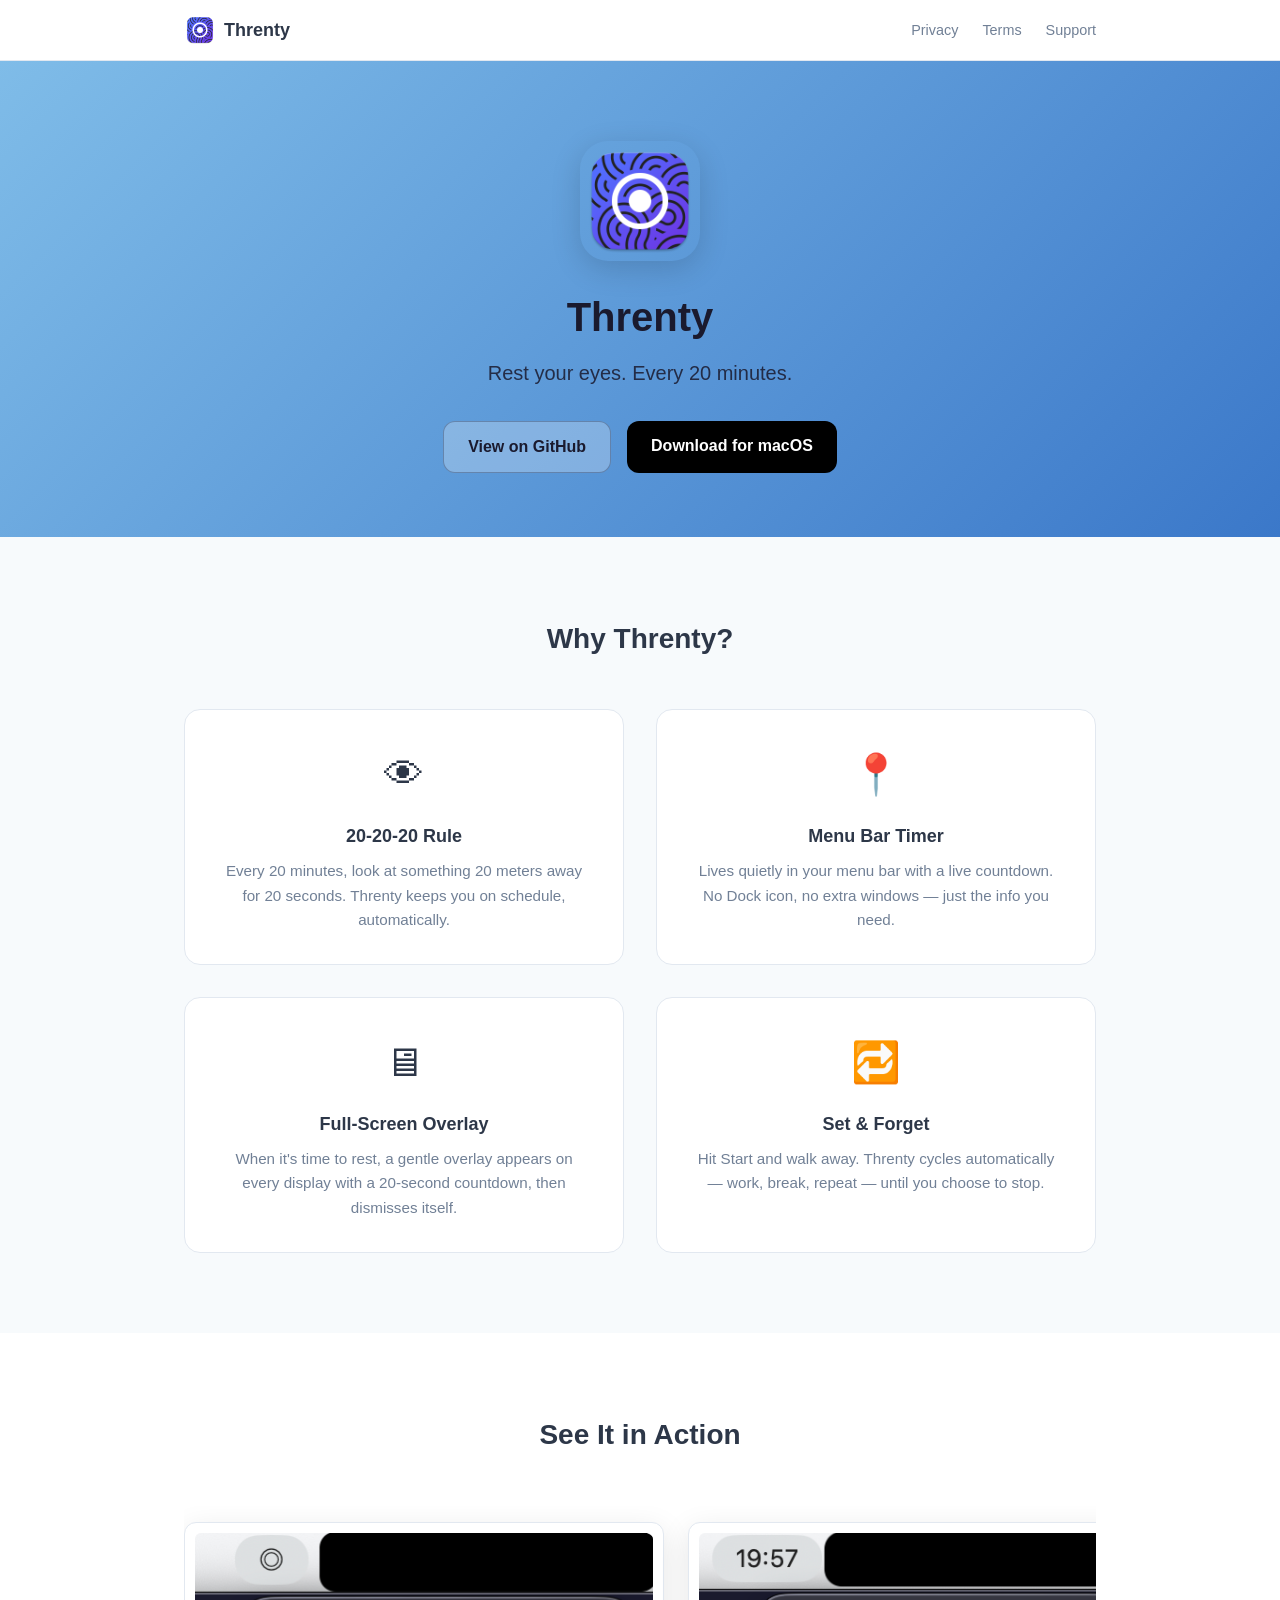
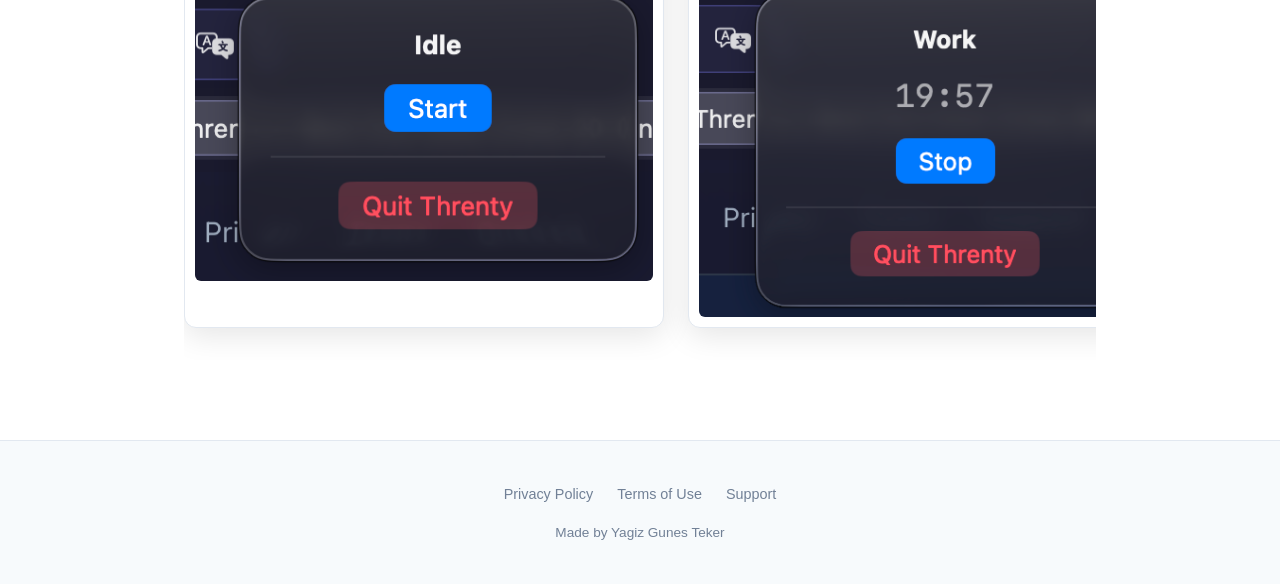
<file: index.html>
<!DOCTYPE html>
<html lang="en">

<head>
  <meta charset="UTF-8">
  <meta name="viewport" content="width=device-width, initial-scale=1.0">
  <title>Threnty — Rest Your Eyes. Every 20 Minutes.</title>
  <meta name="description"
    content="Threnty is a macOS menu bar app that reminds you to follow the 20-20-20 rule: every 20 minutes, look at something 20 meters away for 20 seconds.">
  <meta name="keywords" content="20-20-20 rule, eye care, macOS menu bar app, eye strain, screen break reminder">
  <link rel="canonical" href="https://threnty.app/">

  <!-- Open Graph -->
  <meta property="og:title" content="Threnty — Rest Your Eyes. Every 20 Minutes.">
  <meta property="og:description"
    content="A macOS menu bar app that reminds you to follow the 20-20-20 rule and protect your eyes from screen strain.">
  <meta property="og:image" content="https://threnty.app/assets/icon.png">
  <meta property="og:url" content="https://threnty.app/">
  <meta property="og:type" content="website">

  <!-- Twitter Card -->
  <meta name="twitter:card" content="summary_large_image">
  <meta name="twitter:title" content="Threnty — Rest Your Eyes. Every 20 Minutes.">
  <meta name="twitter:description"
    content="A macOS menu bar app that reminds you to follow the 20-20-20 rule and protect your eyes from screen strain.">
  <meta name="twitter:image" content="https://threnty.app/assets/icon.png">

  <!-- TODO: Add icon to assets/icon.png (export from ../Threnty/threnty/Assets.xcassets/AppIcon.appiconset/) -->
  <link rel="icon" type="image/png" href="assets/icon.png">
  <link rel="stylesheet" href="styles.css">

  <!-- Structured Data -->
  <script type="application/ld+json">
  {
    "@context": "https://schema.org",
    "@type": "SoftwareApplication",
    "name": "Threnty",
    "operatingSystem": "macOS",
    "applicationCategory": "HealthApplication",
    "description": "A macOS menu bar app that reminds you to follow the 20-20-20 eye care rule.",
    "offers": {
      "@type": "Offer",
      "price": "0",
      "priceCurrency": "USD"
    },
    "author": {
      "@type": "Person",
      "name": "Yagiz Gunes Teker"
    }
  }
  </script>
</head>

<body>

  <!-- Navigation -->
  <nav class="nav" aria-label="Main navigation">
    <div class="container">
      <a href="index.html" class="nav-brand">
        <img src="assets/icon.png" alt="Threnty app icon" width="32" height="32">
        Threnty
      </a>
      <ul class="nav-links">
        <li><a href="privacy.html">Privacy</a></li>
        <li><a href="terms.html">Terms</a></li>
        <li><a href="support.html">Support</a></li>
      </ul>
    </div>
  </nav>

  <main>
    <!-- Hero -->
    <section class="hero">
      <div class="container">
        <img src="assets/icon.png" alt="Threnty app icon" class="hero-icon" width="120" height="120">
        <h1>Threnty</h1>
        <p class="tagline">Rest your eyes. Every 20 minutes.</p>
        <div class="hero-actions">
          <a href="https://github.com/ygteker/Threnty" target="_blank" rel="noopener" class="btn-secondary">
            View on GitHub
          </a>
          <a href="#" class="btn-primary" aria-label="Download Threnty (coming soon)">
            Download for macOS
          </a>
        </div>
      </div>
    </section>

    <!-- Features -->
    <section class="features" id="features">
      <div class="container">
        <h2 class="section-title">Why Threnty?</h2>
        <div class="features-grid">
          <div class="feature-card">
            <div class="feature-icon" aria-hidden="true">👁</div>
            <h3>20-20-20 Rule</h3>
            <p>Every 20 minutes, look at something 20 meters away for 20 seconds. Threnty keeps you on schedule,
              automatically.</p>
          </div>
          <div class="feature-card">
            <div class="feature-icon" aria-hidden="true">📍</div>
            <h3>Menu Bar Timer</h3>
            <p>Lives quietly in your menu bar with a live countdown. No Dock icon, no extra windows — just the info you
              need.</p>
          </div>
          <div class="feature-card">
            <div class="feature-icon" aria-hidden="true">🖥</div>
            <h3>Full-Screen Overlay</h3>
            <p>When it's time to rest, a gentle overlay appears on every display with a 20-second countdown, then
              dismisses itself.</p>
          </div>
          <div class="feature-card">
            <div class="feature-icon" aria-hidden="true">🔁</div>
            <h3>Set &amp; Forget</h3>
            <p>Hit Start and walk away. Threnty cycles automatically — work, break, repeat — until you choose to stop.
            </p>
          </div>
        </div>
      </div>
    </section>

    <section class="screenshots" id="screenshots">
      <div class="container">
        <h2 class="section-title">See It in Action</h2>
        <div class="screenshots-scroll">
          <div class="mac-screenshot">
            <img src="assets/screenshot_1.png"
              alt="Threnty menu bar popover showing the countdown timer and Start button" width="460" height="300">
          </div>
          <div class="mac-screenshot">
            <img src="assets/screenshot_2.png" alt="Threnty full-screen break overlay with 20-second countdown"
              width="460" height="300">
          </div>
          <div class="mac-screenshot">
            <img src="assets/screenshot_3.png" alt="Threnty break overlay on multiple displays" width="460"
              height="300">
          </div>
        </div>
      </div>
    </section>
  </main>

  <!-- Footer -->
  <footer class="footer">
    <div class="container">
      <ul class="footer-links">
        <li><a href="privacy.html">Privacy Policy</a></li>
        <li><a href="terms.html">Terms of Use</a></li>
        <li><a href="support.html">Support</a></li>
      </ul>
      <p class="footer-credit">Made by Yagiz Gunes Teker</p>
    </div>
  </footer>

</body>

</html>
</file>
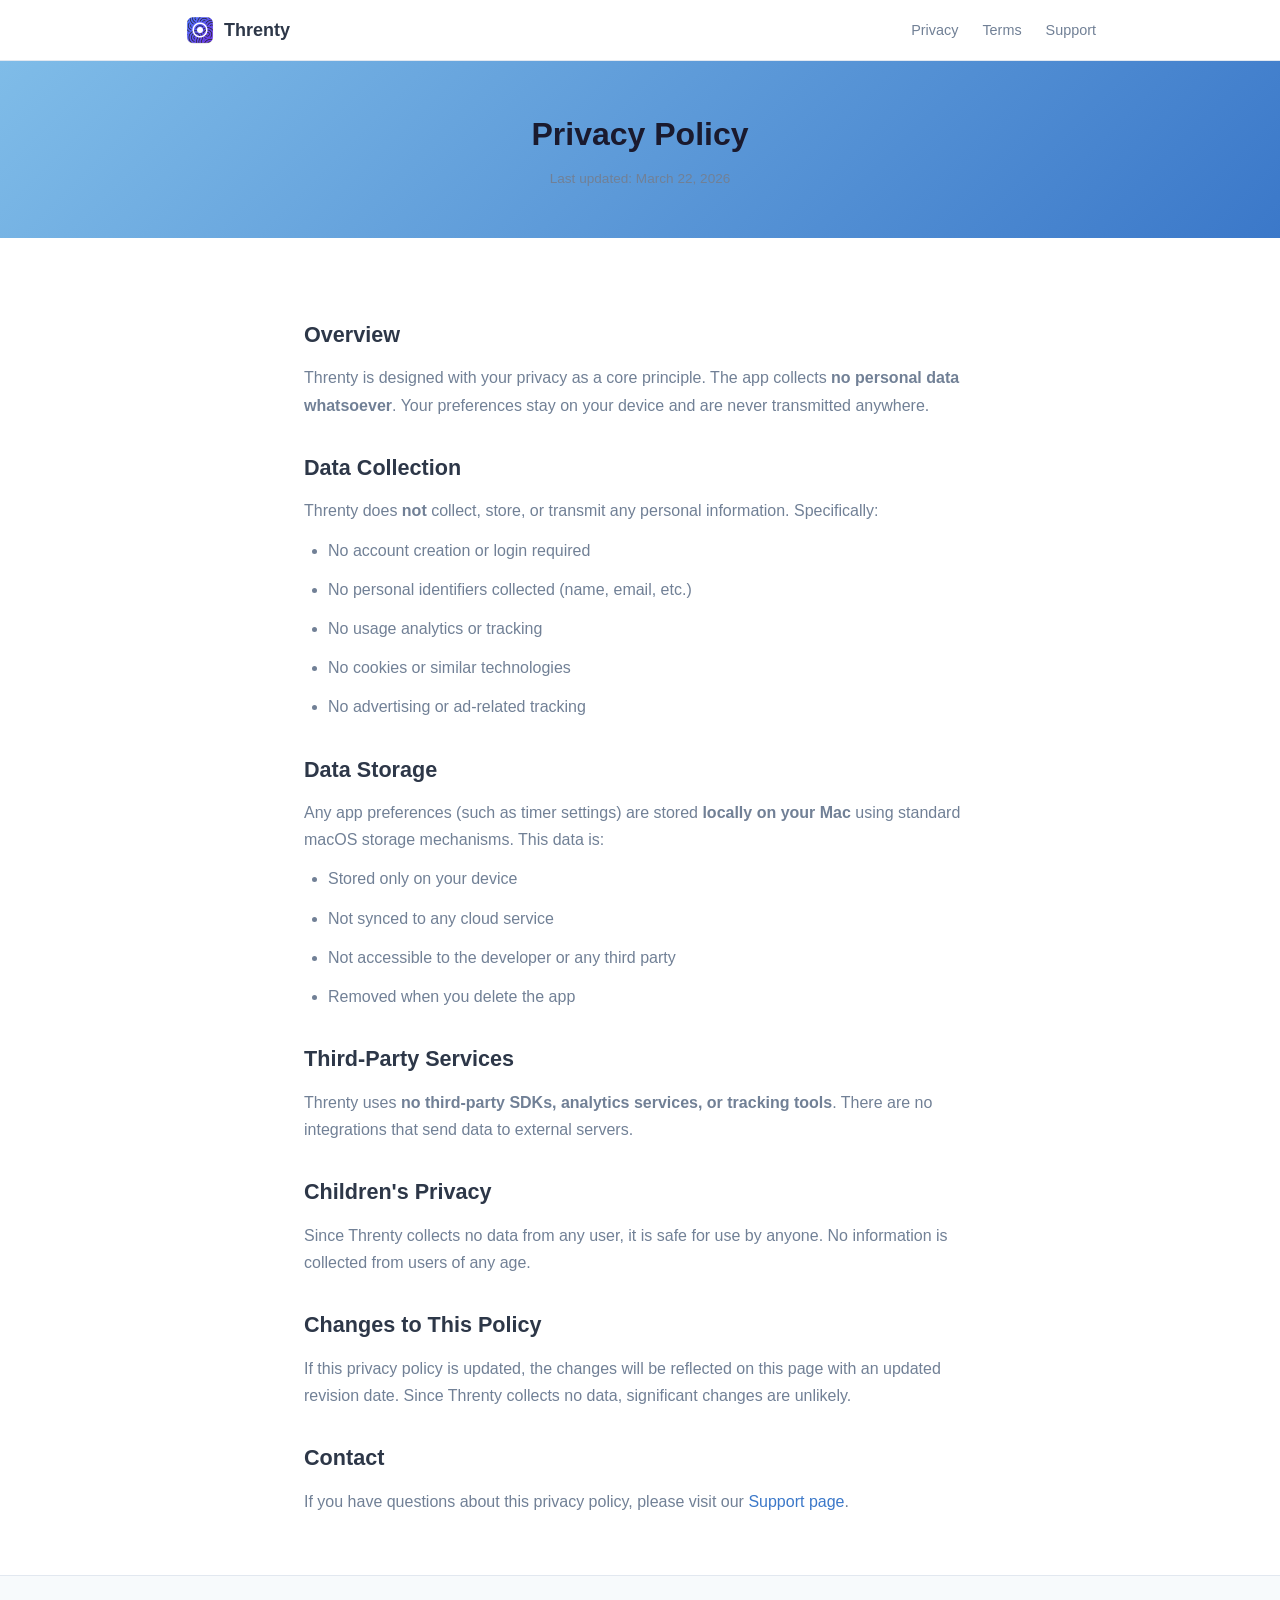
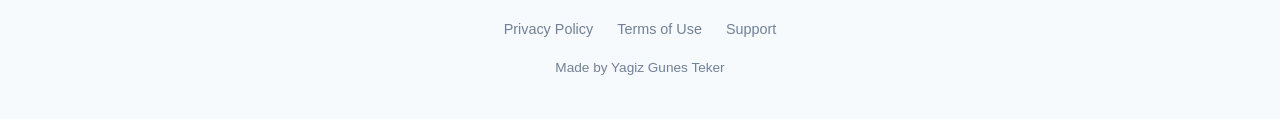
<file: privacy.html>
<!DOCTYPE html>
<html lang="en">
<head>
  <meta charset="UTF-8">
  <meta name="viewport" content="width=device-width, initial-scale=1.0">
  <title>Privacy Policy — Threnty</title>
  <meta name="description" content="Threnty Privacy Policy. Threnty collects no personal data. All data is stored locally on your device.">
  <link rel="canonical" href="https://threnty.app/privacy.html">
  <link rel="icon" type="image/png" href="assets/icon.png">
  <link rel="stylesheet" href="styles.css">
</head>
<body>

  <!-- Navigation -->
  <nav class="nav" aria-label="Main navigation">
    <div class="container">
      <a href="index.html" class="nav-brand">
        <img src="assets/icon.png" alt="Threnty app icon" width="32" height="32">
        Threnty
      </a>
      <ul class="nav-links">
        <li><a href="privacy.html">Privacy</a></li>
        <li><a href="terms.html">Terms</a></li>
        <li><a href="support.html">Support</a></li>
      </ul>
    </div>
  </nav>

  <!-- Header -->
  <header class="page-header">
    <div class="container">
      <h1>Privacy Policy</h1>
      <p class="last-updated">Last updated: March 22, 2026</p>
    </div>
  </header>

  <main class="page-content">
    <div class="container">

      <h2>Overview</h2>
      <p>Threnty is designed with your privacy as a core principle. The app collects <strong>no personal data whatsoever</strong>. Your preferences stay on your device and are never transmitted anywhere.</p>

      <h2>Data Collection</h2>
      <p>Threnty does <strong>not</strong> collect, store, or transmit any personal information. Specifically:</p>
      <ul>
        <li>No account creation or login required</li>
        <li>No personal identifiers collected (name, email, etc.)</li>
        <li>No usage analytics or tracking</li>
        <li>No cookies or similar technologies</li>
        <li>No advertising or ad-related tracking</li>
      </ul>

      <h2>Data Storage</h2>
      <p>Any app preferences (such as timer settings) are stored <strong>locally on your Mac</strong> using standard macOS storage mechanisms. This data is:</p>
      <ul>
        <li>Stored only on your device</li>
        <li>Not synced to any cloud service</li>
        <li>Not accessible to the developer or any third party</li>
        <li>Removed when you delete the app</li>
      </ul>

      <h2>Third-Party Services</h2>
      <p>Threnty uses <strong>no third-party SDKs, analytics services, or tracking tools</strong>. There are no integrations that send data to external servers.</p>

      <h2>Children's Privacy</h2>
      <p>Since Threnty collects no data from any user, it is safe for use by anyone. No information is collected from users of any age.</p>

      <h2>Changes to This Policy</h2>
      <p>If this privacy policy is updated, the changes will be reflected on this page with an updated revision date. Since Threnty collects no data, significant changes are unlikely.</p>

      <h2>Contact</h2>
      <p>If you have questions about this privacy policy, please visit our <a href="support.html">Support page</a>.</p>

    </div>
  </main>

  <!-- Footer -->
  <footer class="footer">
    <div class="container">
      <ul class="footer-links">
        <li><a href="privacy.html">Privacy Policy</a></li>
        <li><a href="terms.html">Terms of Use</a></li>
        <li><a href="support.html">Support</a></li>
      </ul>
      <p class="footer-credit">Made by Yagiz Gunes Teker</p>
    </div>
  </footer>

</body>
</html>
</file>
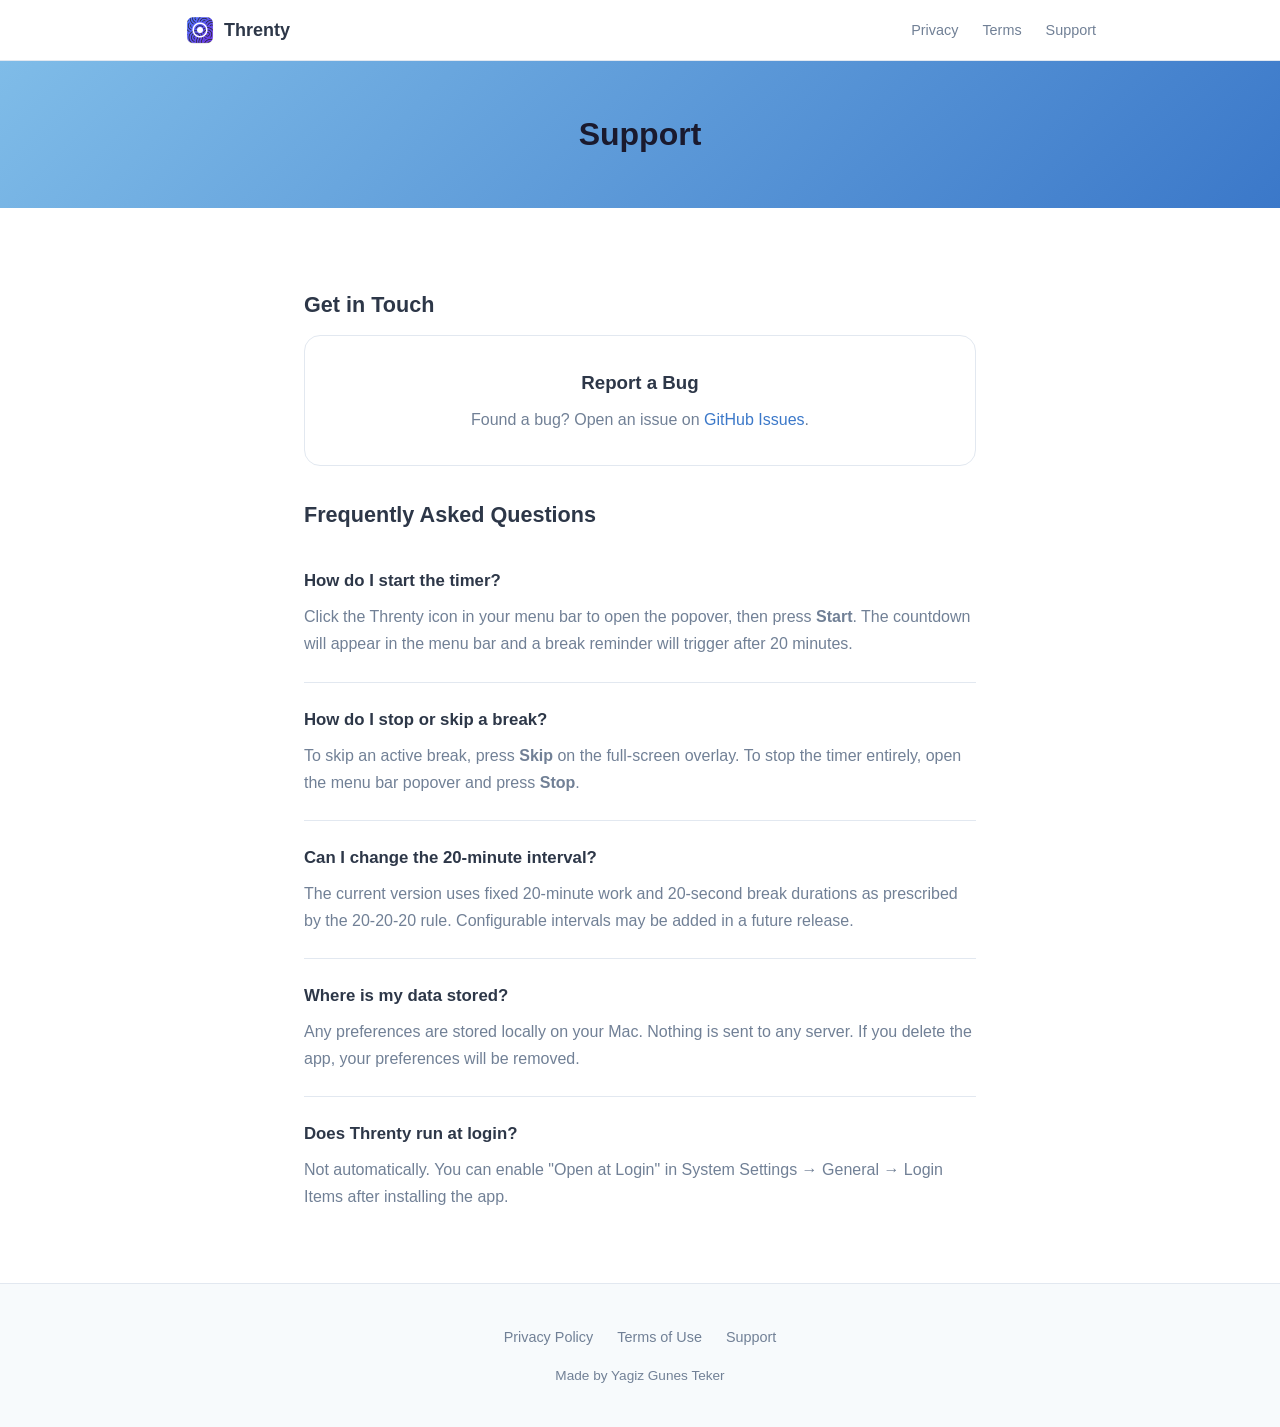
<file: support.html>
<!DOCTYPE html>
<html lang="en">
<head>
  <meta charset="UTF-8">
  <meta name="viewport" content="width=device-width, initial-scale=1.0">
  <title>Support — Threnty</title>
  <meta name="description" content="Get help with Threnty. Contact support, report bugs, and find answers to frequently asked questions.">
  <link rel="canonical" href="https://threnty.app/support.html">
  <link rel="icon" type="image/png" href="assets/icon.png">
  <link rel="stylesheet" href="styles.css">
</head>
<body>

  <!-- Navigation -->
  <nav class="nav" aria-label="Main navigation">
    <div class="container">
      <a href="index.html" class="nav-brand">
        <img src="assets/icon.png" alt="Threnty app icon" width="32" height="32">
        Threnty
      </a>
      <ul class="nav-links">
        <li><a href="privacy.html">Privacy</a></li>
        <li><a href="terms.html">Terms</a></li>
        <li><a href="support.html">Support</a></li>
      </ul>
    </div>
  </nav>

  <!-- Header -->
  <header class="page-header">
    <div class="container">
      <h1>Support</h1>
    </div>
  </header>

  <main class="page-content">
    <div class="container">

      <h2>Get in Touch</h2>

      <div class="contact-card">
        <h3>Report a Bug</h3>
        <p>Found a bug? Open an issue on <a href="https://github.com/ygteker/Threnty/issues" target="_blank" rel="noopener">GitHub Issues</a>.</p>
      </div>

      <h2>Frequently Asked Questions</h2>

      <div class="faq-item">
        <h3>How do I start the timer?</h3>
        <p>Click the Threnty icon in your menu bar to open the popover, then press <strong>Start</strong>. The countdown will appear in the menu bar and a break reminder will trigger after 20 minutes.</p>
      </div>

      <div class="faq-item">
        <h3>How do I stop or skip a break?</h3>
        <p>To skip an active break, press <strong>Skip</strong> on the full-screen overlay. To stop the timer entirely, open the menu bar popover and press <strong>Stop</strong>.</p>
      </div>

      <div class="faq-item">
        <h3>Can I change the 20-minute interval?</h3>
        <p>The current version uses fixed 20-minute work and 20-second break durations as prescribed by the 20-20-20 rule. Configurable intervals may be added in a future release.</p>
      </div>

      <div class="faq-item">
        <h3>Where is my data stored?</h3>
        <p>Any preferences are stored locally on your Mac. Nothing is sent to any server. If you delete the app, your preferences will be removed.</p>
      </div>

      <div class="faq-item">
        <h3>Does Threnty run at login?</h3>
        <p>Not automatically. You can enable "Open at Login" in System Settings → General → Login Items after installing the app.</p>
      </div>

    </div>
  </main>

  <!-- Footer -->
  <footer class="footer">
    <div class="container">
      <ul class="footer-links">
        <li><a href="privacy.html">Privacy Policy</a></li>
        <li><a href="terms.html">Terms of Use</a></li>
        <li><a href="support.html">Support</a></li>
      </ul>
      <p class="footer-credit">Made by Yagiz Gunes Teker</p>
    </div>
  </footer>

</body>
</html>
</file>
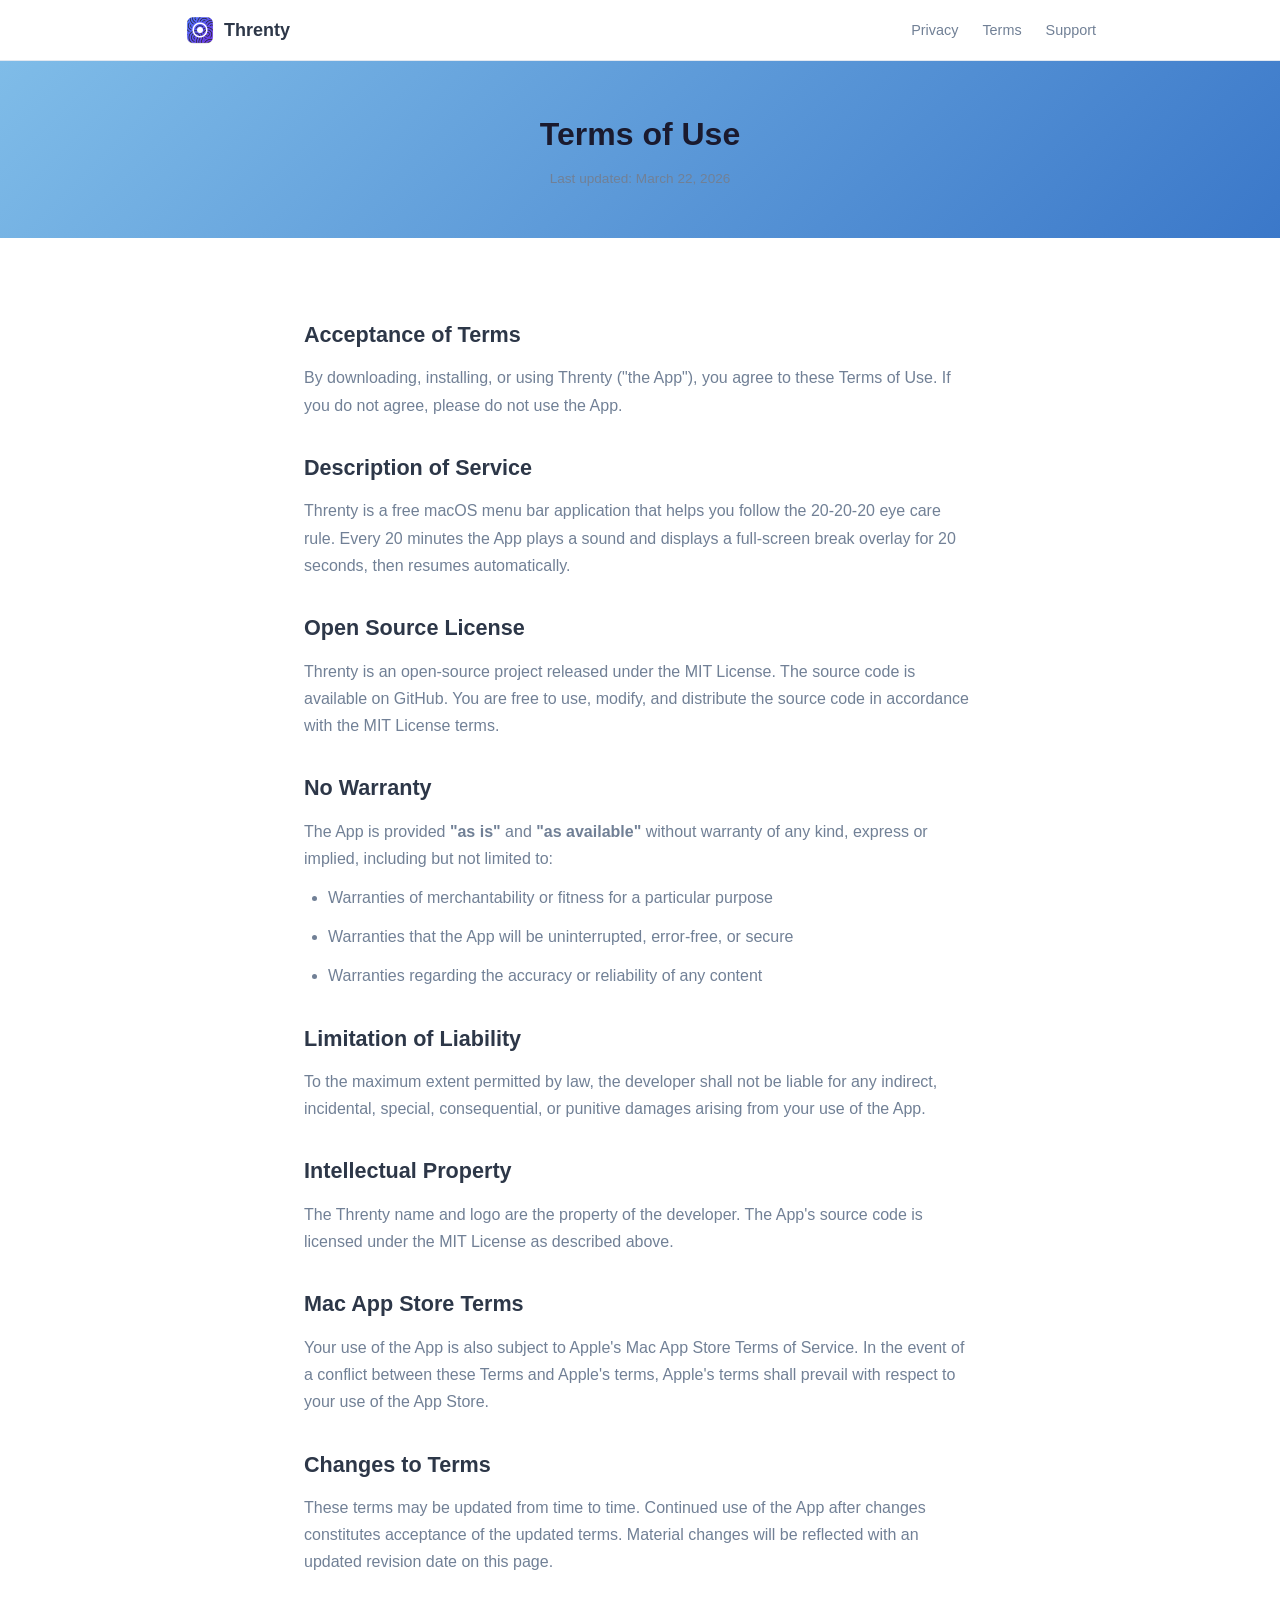
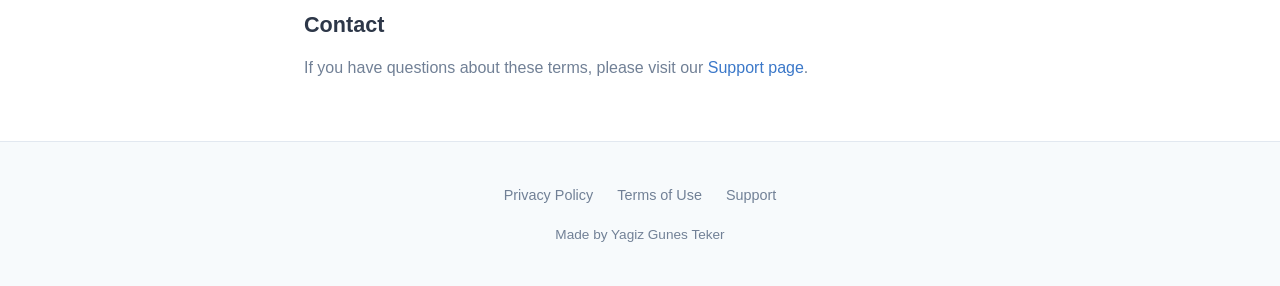
<file: terms.html>
<!DOCTYPE html>
<html lang="en">
<head>
  <meta charset="UTF-8">
  <meta name="viewport" content="width=device-width, initial-scale=1.0">
  <title>Terms of Use — Threnty</title>
  <meta name="description" content="Threnty Terms of Use. Threnty is a free, open-source macOS app provided as-is.">
  <link rel="canonical" href="https://threnty.app/terms.html">
  <link rel="icon" type="image/png" href="assets/icon.png">
  <link rel="stylesheet" href="styles.css">
</head>
<body>

  <!-- Navigation -->
  <nav class="nav" aria-label="Main navigation">
    <div class="container">
      <a href="index.html" class="nav-brand">
        <img src="assets/icon.png" alt="Threnty app icon" width="32" height="32">
        Threnty
      </a>
      <ul class="nav-links">
        <li><a href="privacy.html">Privacy</a></li>
        <li><a href="terms.html">Terms</a></li>
        <li><a href="support.html">Support</a></li>
      </ul>
    </div>
  </nav>

  <!-- Header -->
  <header class="page-header">
    <div class="container">
      <h1>Terms of Use</h1>
      <p class="last-updated">Last updated: March 22, 2026</p>
    </div>
  </header>

  <main class="page-content">
    <div class="container">

      <h2>Acceptance of Terms</h2>
      <p>By downloading, installing, or using Threnty ("the App"), you agree to these Terms of Use. If you do not agree, please do not use the App.</p>

      <h2>Description of Service</h2>
      <p>Threnty is a free macOS menu bar application that helps you follow the 20-20-20 eye care rule. Every 20 minutes the App plays a sound and displays a full-screen break overlay for 20 seconds, then resumes automatically.</p>

      <h2>Open Source License</h2>
      <p>Threnty is an open-source project released under the MIT License. The source code is available on GitHub. You are free to use, modify, and distribute the source code in accordance with the MIT License terms.</p>

      <h2>No Warranty</h2>
      <p>The App is provided <strong>"as is"</strong> and <strong>"as available"</strong> without warranty of any kind, express or implied, including but not limited to:</p>
      <ul>
        <li>Warranties of merchantability or fitness for a particular purpose</li>
        <li>Warranties that the App will be uninterrupted, error-free, or secure</li>
        <li>Warranties regarding the accuracy or reliability of any content</li>
      </ul>

      <h2>Limitation of Liability</h2>
      <p>To the maximum extent permitted by law, the developer shall not be liable for any indirect, incidental, special, consequential, or punitive damages arising from your use of the App.</p>

      <h2>Intellectual Property</h2>
      <p>The Threnty name and logo are the property of the developer. The App's source code is licensed under the MIT License as described above.</p>

      <h2>Mac App Store Terms</h2>
      <p>Your use of the App is also subject to Apple's Mac App Store Terms of Service. In the event of a conflict between these Terms and Apple's terms, Apple's terms shall prevail with respect to your use of the App Store.</p>

      <h2>Changes to Terms</h2>
      <p>These terms may be updated from time to time. Continued use of the App after changes constitutes acceptance of the updated terms. Material changes will be reflected with an updated revision date on this page.</p>

      <h2>Contact</h2>
      <p>If you have questions about these terms, please visit our <a href="support.html">Support page</a>.</p>

    </div>
  </main>

  <!-- Footer -->
  <footer class="footer">
    <div class="container">
      <ul class="footer-links">
        <li><a href="privacy.html">Privacy Policy</a></li>
        <li><a href="terms.html">Terms of Use</a></li>
        <li><a href="support.html">Support</a></li>
      </ul>
      <p class="footer-credit">Made by Yagiz Gunes Teker</p>
    </div>
  </footer>

</body>
</html>
</file>
<file: styles.css>
/* ===== Reset & Base ===== */
*,
*::before,
*::after {
  margin: 0;
  padding: 0;
  box-sizing: border-box;
}

:root {
  --accent: #7FBCE8;
  --teal: #5BA3D9;
  --blue: #3B78C9;
  --dark: #1a1a2e;
  --text: #2d3748;
  --text-light: #718096;
  --bg: #ffffff;
  --bg-alt: #f7fafc;
  --card-bg: #ffffff;
  --border: #e2e8f0;
  --gradient: linear-gradient(135deg, var(--accent), var(--blue));
}

@media (prefers-color-scheme: dark) {
  :root {
    --text: #e2e8f0;
    --text-light: #a0aec0;
    --bg: #1a1a2e;
    --bg-alt: #16213e;
    --card-bg: #1e2a4a;
    --border: #2d3748;
  }
}

html {
  scroll-behavior: smooth;
}

body {
  font-family: -apple-system, BlinkMacSystemFont, 'Segoe UI', Roboto, Oxygen, Ubuntu, Cantarell, sans-serif;
  color: var(--text);
  background: var(--bg);
  line-height: 1.6;
  -webkit-font-smoothing: antialiased;
}

a {
  color: var(--blue);
  text-decoration: none;
}

a:hover {
  text-decoration: underline;
}

img {
  max-width: 100%;
  height: auto;
  display: block;
}

/* ===== Layout ===== */
.container {
  max-width: 960px;
  margin: 0 auto;
  padding: 0 1.5rem;
}

/* ===== Navigation ===== */
.nav {
  position: sticky;
  top: 0;
  background: var(--bg);
  border-bottom: 1px solid var(--border);
  z-index: 100;
  backdrop-filter: blur(10px);
  -webkit-backdrop-filter: blur(10px);
}

@media (prefers-color-scheme: dark) {
  .nav {
    background: rgba(26, 26, 46, 0.9);
  }
}

.nav .container {
  display: flex;
  align-items: center;
  justify-content: space-between;
  height: 60px;
}

.nav-brand {
  display: flex;
  align-items: center;
  gap: 0.5rem;
  font-weight: 700;
  font-size: 1.125rem;
  color: var(--text);
  text-decoration: none;
}

.nav-brand:hover {
  text-decoration: none;
}

.nav-brand img {
  width: 32px;
  height: 32px;
  border-radius: 8px;
}

.nav-links {
  display: flex;
  gap: 1.5rem;
  list-style: none;
}

.nav-links a {
  color: var(--text-light);
  font-size: 0.9rem;
  transition: color 0.2s;
}

.nav-links a:hover {
  color: var(--text);
  text-decoration: none;
}

/* ===== Hero ===== */
.hero {
  background: var(--gradient);
  padding: 5rem 0 4rem;
  text-align: center;
  color: #1a1a2e;
}

.hero-icon {
  width: 120px;
  height: 120px;
  border-radius: 28px;
  margin: 0 auto 1.5rem;
  box-shadow: 0 8px 30px rgba(0, 0, 0, 0.15);
}

.hero h1 {
  font-size: 2.5rem;
  font-weight: 800;
  margin-bottom: 0.5rem;
}

.hero .tagline {
  font-size: 1.25rem;
  opacity: 0.85;
  margin-bottom: 2rem;
}

.hero-actions {
  display: flex;
  gap: 1rem;
  justify-content: center;
  flex-wrap: wrap;
}

.btn-primary {
  display: inline-block;
  background: #000;
  color: #fff;
  padding: 0.75rem 1.5rem;
  border-radius: 12px;
  font-size: 1rem;
  font-weight: 600;
  transition: transform 0.2s;
}

.btn-primary:hover {
  transform: scale(1.05);
  text-decoration: none;
  color: #fff;
}

.btn-secondary {
  display: inline-block;
  background: rgba(255, 255, 255, 0.25);
  color: #1a1a2e;
  padding: 0.75rem 1.5rem;
  border-radius: 12px;
  font-size: 1rem;
  font-weight: 600;
  border: 1.5px solid rgba(26, 26, 46, 0.3);
  transition: transform 0.2s, background 0.2s;
}

.btn-secondary:hover {
  transform: scale(1.05);
  background: rgba(255, 255, 255, 0.4);
  text-decoration: none;
  color: #1a1a2e;
}

.app-store-badge {
  display: inline-block;
  transition: transform 0.2s;
}

.app-store-badge:hover {
  transform: scale(1.05);
}

.app-store-badge img {
  height: 54px;
  width: auto;
}

.app-store-placeholder {
  display: inline-block;
  background: #000;
  color: #fff;
  padding: 0.75rem 1.5rem;
  border-radius: 12px;
  font-size: 1rem;
  font-weight: 600;
  transition: transform 0.2s;
}

.app-store-placeholder:hover {
  transform: scale(1.05);
  text-decoration: none;
  color: #fff;
}

/* ===== Features ===== */
.features {
  padding: 5rem 0;
  background: var(--bg-alt);
}

.section-title {
  text-align: center;
  font-size: 1.75rem;
  font-weight: 700;
  margin-bottom: 3rem;
}

.features-grid {
  display: grid;
  grid-template-columns: repeat(2, 1fr);
  gap: 2rem;
}

.feature-card {
  background: var(--card-bg);
  border: 1px solid var(--border);
  border-radius: 16px;
  padding: 2rem;
  text-align: center;
  transition: transform 0.2s, box-shadow 0.2s;
}

.feature-card:hover {
  transform: translateY(-2px);
  box-shadow: 0 4px 20px rgba(0, 0, 0, 0.08);
}

.feature-icon {
  font-size: 2.5rem;
  margin-bottom: 1rem;
}

.feature-card h3 {
  font-size: 1.125rem;
  margin-bottom: 0.5rem;
}

.feature-card p {
  color: var(--text-light);
  font-size: 0.95rem;
}

/* ===== Screenshots ===== */
.screenshots {
  padding: 5rem 0;
}

.screenshots-scroll {
  display: flex;
  gap: 1.5rem;
  overflow-x: auto;
  padding: 1rem 0 2rem;
  scroll-snap-type: x mandatory;
  -webkit-overflow-scrolling: touch;
}

.screenshots-scroll::-webkit-scrollbar {
  height: 6px;
}

.screenshots-scroll::-webkit-scrollbar-track {
  background: var(--border);
  border-radius: 3px;
}

.screenshots-scroll::-webkit-scrollbar-thumb {
  background: var(--teal);
  border-radius: 3px;
}

.mac-screenshot {
  flex-shrink: 0;
  width: 480px;
  background: var(--card-bg);
  border: 1px solid var(--border);
  border-radius: 12px;
  padding: 10px;
  scroll-snap-align: center;
  box-shadow: 0 8px 30px rgba(0, 0, 0, 0.10);
}

.mac-screenshot img {
  border-radius: 6px;
  width: 100%;
}

/* ===== Footer ===== */
.footer {
  background: var(--bg-alt);
  border-top: 1px solid var(--border);
  padding: 2.5rem 0;
  text-align: center;
}

.footer-links {
  display: flex;
  justify-content: center;
  gap: 1.5rem;
  list-style: none;
  margin-bottom: 1rem;
  flex-wrap: wrap;
}

.footer-links a {
  color: var(--text-light);
  font-size: 0.9rem;
}

.footer-links a:hover {
  color: var(--text);
}

.footer-credit {
  color: var(--text-light);
  font-size: 0.85rem;
}

/* ===== Page Content (Privacy, Terms, Support) ===== */
.page-header {
  background: var(--gradient);
  padding: 3rem 0;
  text-align: center;
  color: #1a1a2e;
}

.page-header h1 {
  font-size: 2rem;
  font-weight: 800;
}

.page-content {
  padding: 3rem 0;
  max-width: 720px;
  margin: 0 auto;
}

.page-content .container {
  max-width: 720px;
}

.page-content h2 {
  font-size: 1.35rem;
  margin-top: 2rem;
  margin-bottom: 0.75rem;
}

.page-content p,
.page-content li {
  color: var(--text-light);
  margin-bottom: 0.75rem;
  line-height: 1.7;
}

.page-content ul {
  padding-left: 1.5rem;
  margin-bottom: 1rem;
}

.page-content a {
  color: var(--blue);
}

.last-updated {
  color: var(--text-light);
  font-size: 0.85rem;
  margin-top: 0.5rem;
}

/* ===== Support Page ===== */
.contact-card {
  background: var(--card-bg);
  border: 1px solid var(--border);
  border-radius: 16px;
  padding: 2rem;
  margin-bottom: 1.5rem;
  text-align: center;
}

.contact-card h3 {
  margin-bottom: 0.5rem;
}

.contact-card p {
  color: var(--text-light);
  margin-bottom: 0;
}

.faq-item {
  border-bottom: 1px solid var(--border);
  padding: 1.5rem 0;
}

.faq-item:last-child {
  border-bottom: none;
}

.faq-item h3 {
  font-size: 1.05rem;
  margin-bottom: 0.5rem;
}

.faq-item p {
  color: var(--text-light);
  margin-bottom: 0;
}

/* ===== Responsive ===== */
@media (max-width: 640px) {
  .hero {
    padding: 3rem 0 2.5rem;
  }

  .hero h1 {
    font-size: 2rem;
  }

  .hero .tagline {
    font-size: 1.1rem;
  }

  .hero-icon {
    width: 96px;
    height: 96px;
    border-radius: 22px;
  }

  .features-grid {
    grid-template-columns: 1fr;
    gap: 1rem;
  }

  .mac-screenshot {
    width: 300px;
  }

  .nav-links {
    gap: 1rem;
  }

  .nav-links a {
    font-size: 0.8rem;
  }

  .section-title {
    font-size: 1.5rem;
  }
}
</file>
